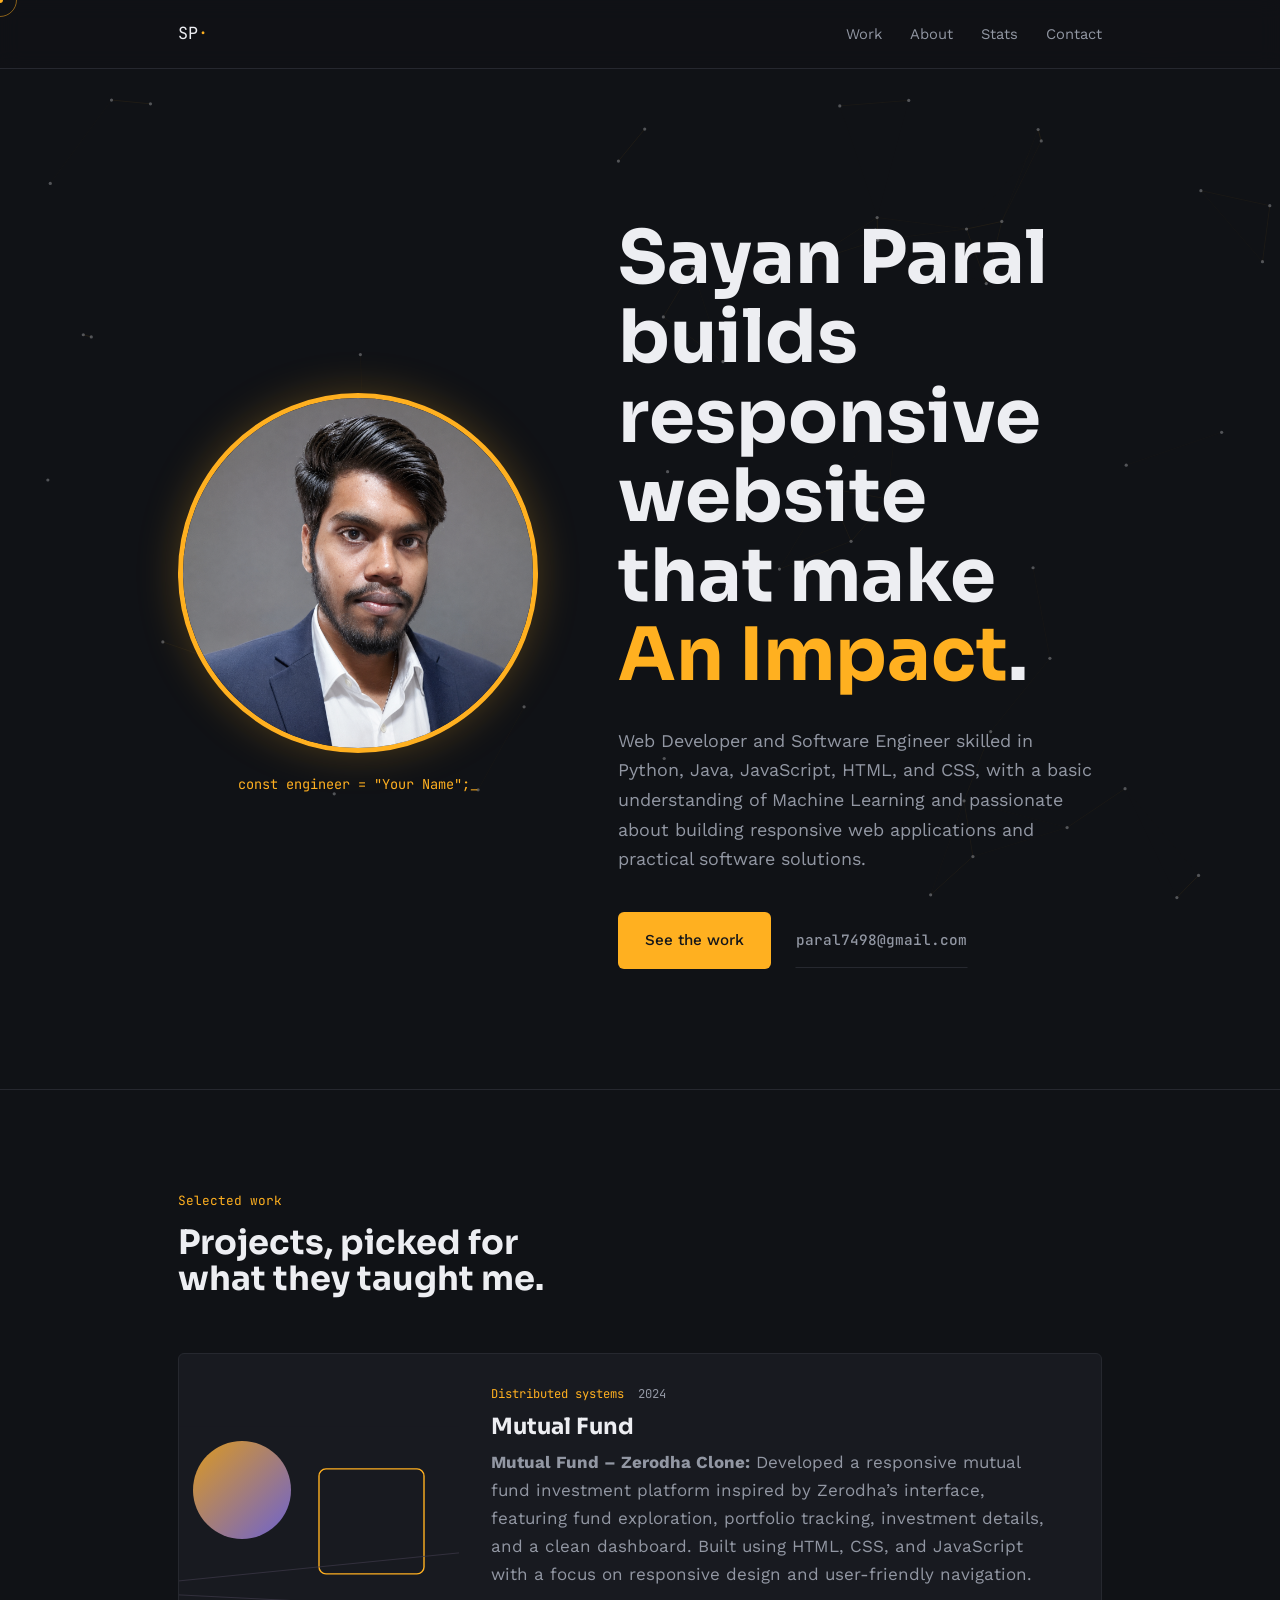
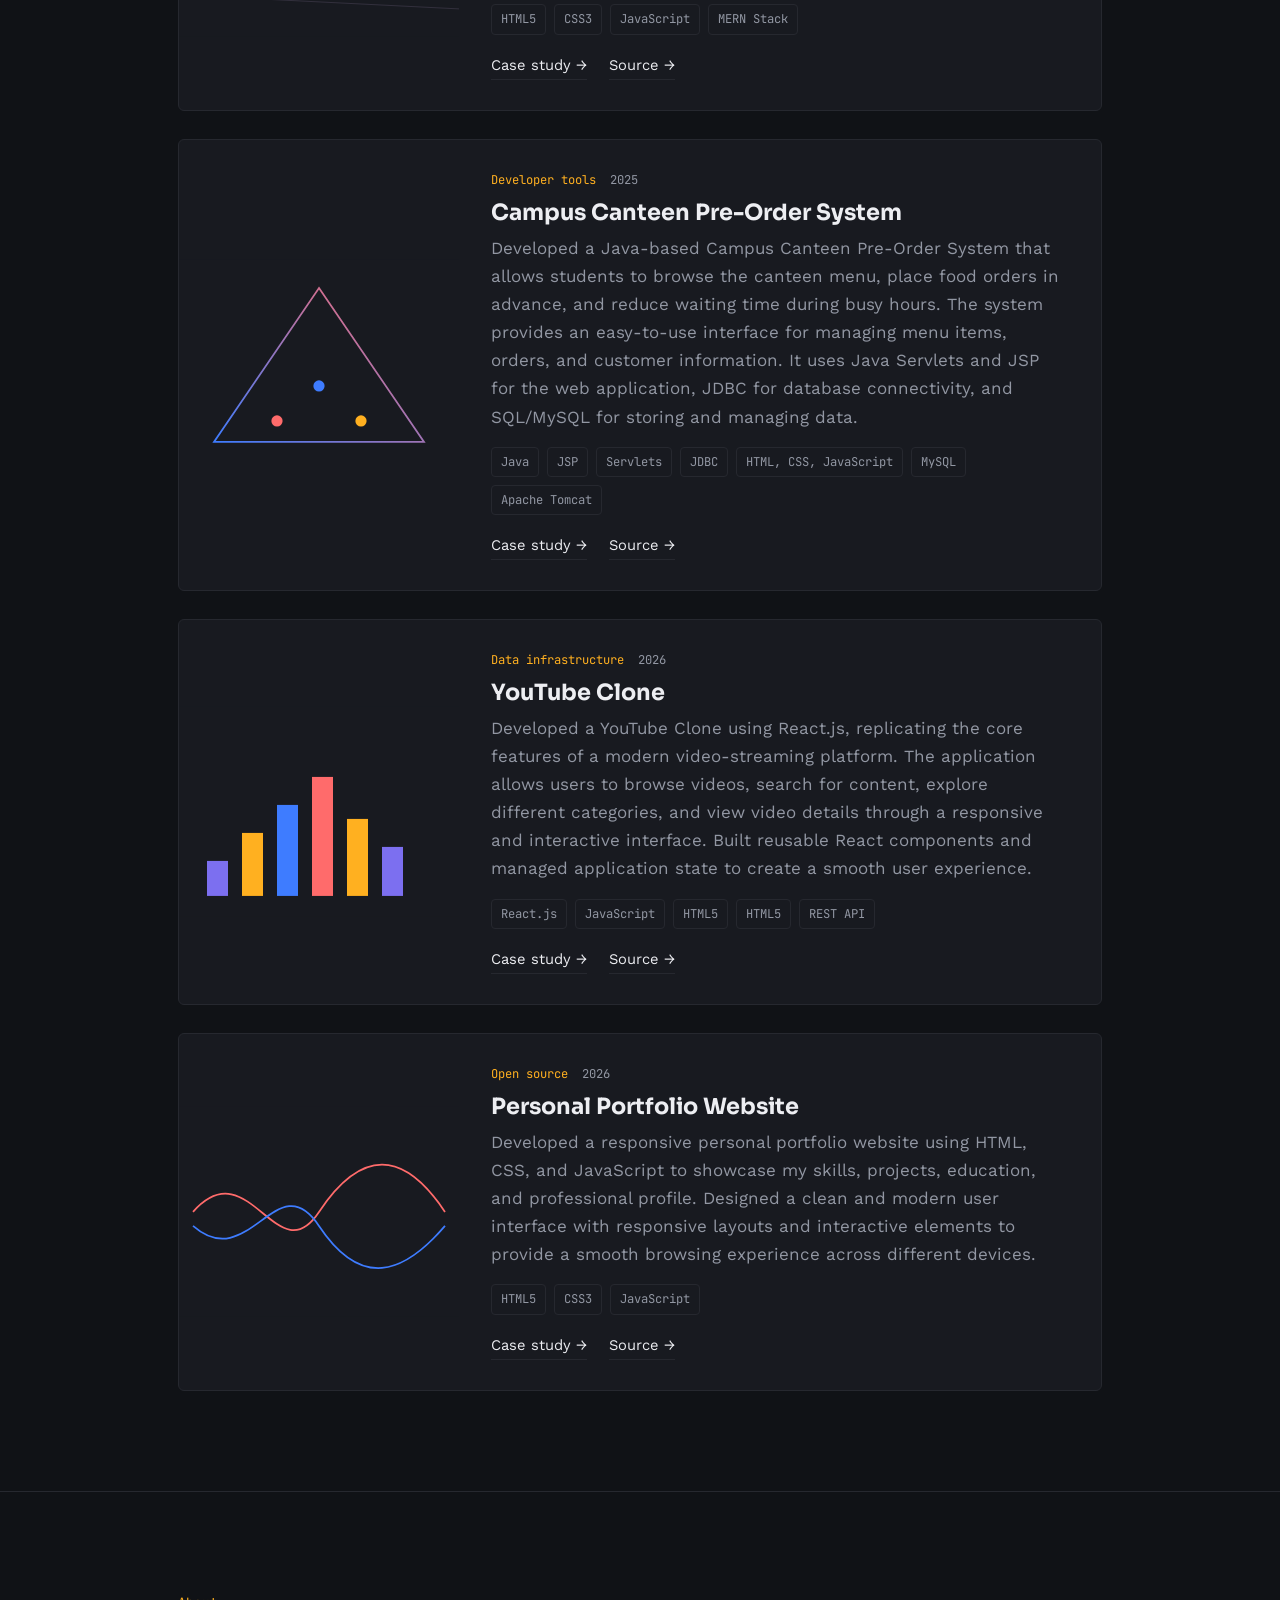
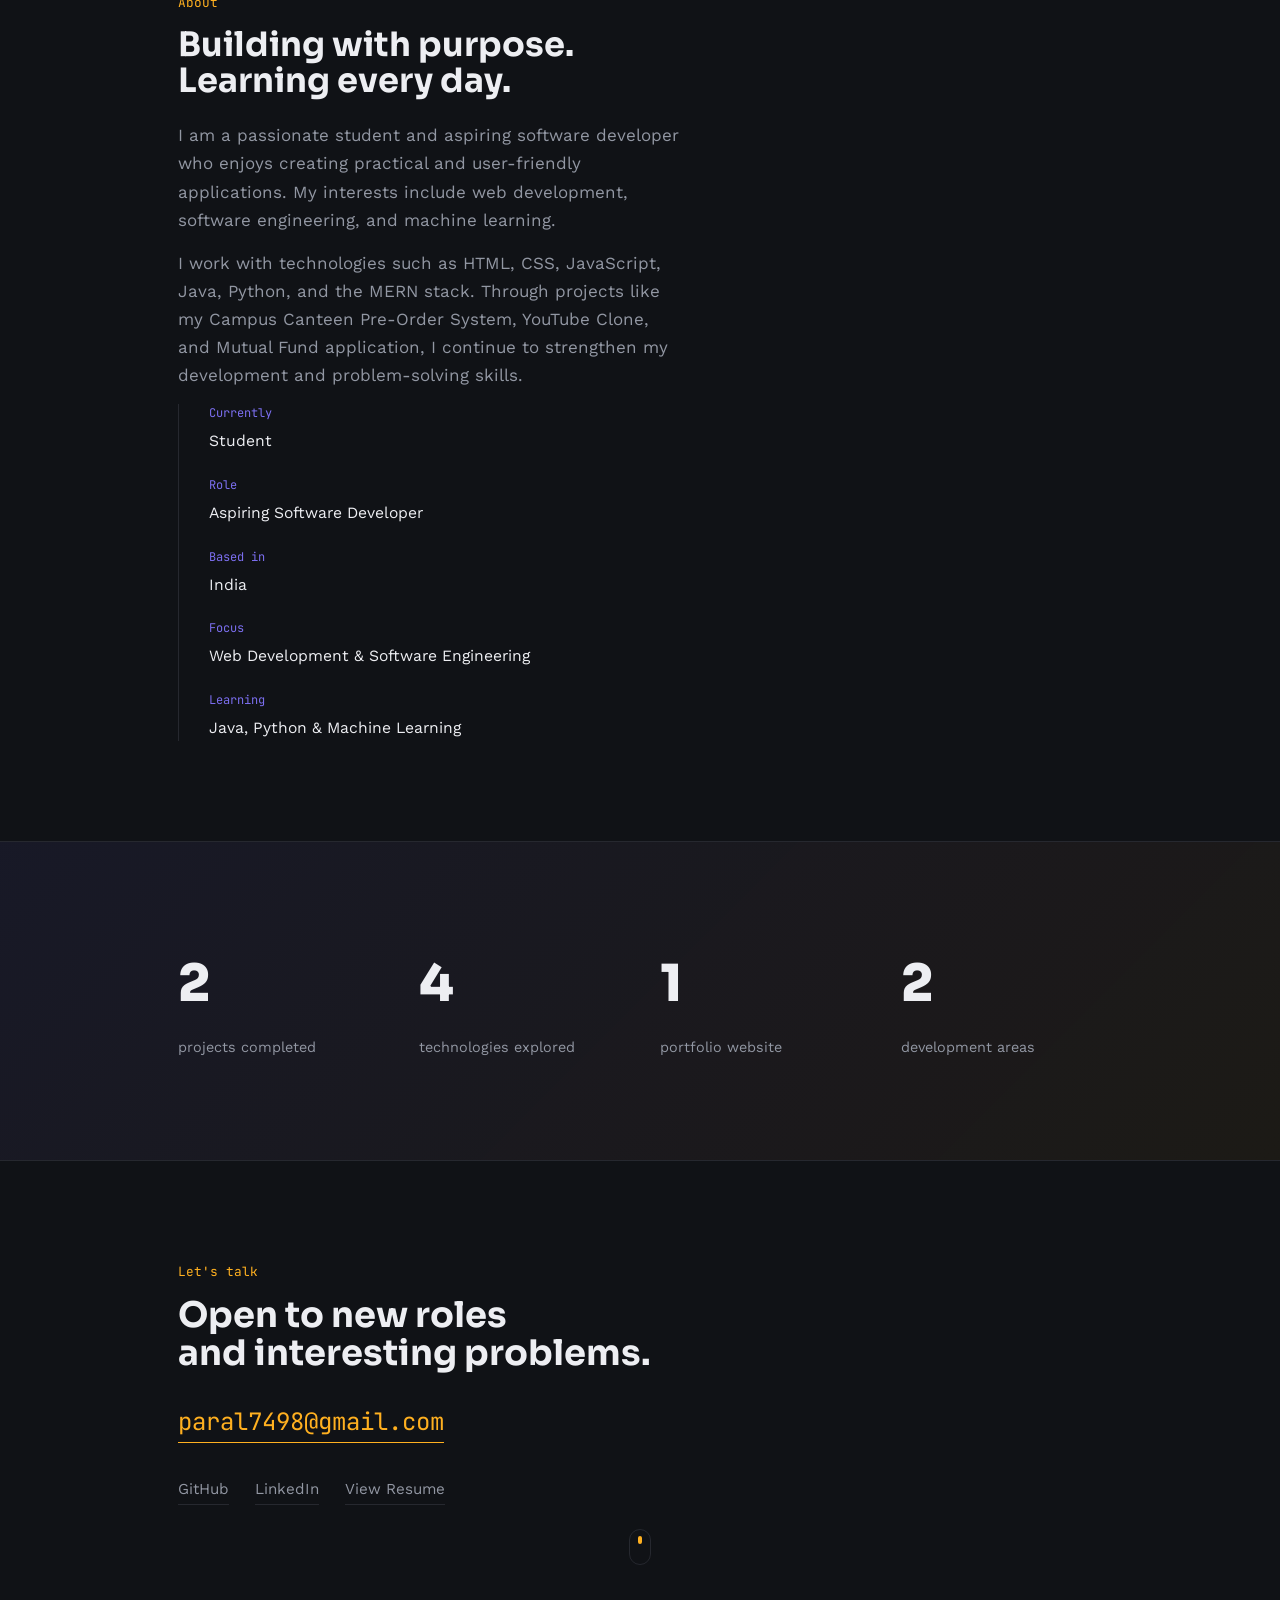
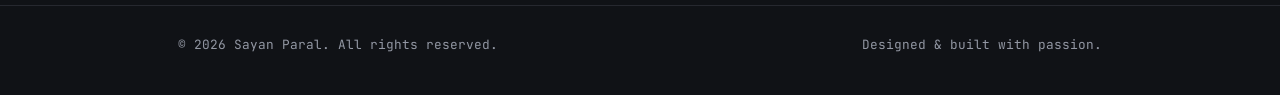
<file: index.html>
<!DOCTYPE html>
<html lang="en">
<head>
<meta charset="UTF-8">
<meta name="viewport" content="width=device-width, initial-scale=1.0">
<title>SAYAN PARAL — Software Engineer & Web Devoloper</title>
<meta name="description" content="Portfolio of Your Name, software engineer.">
<link href="./favicon.png" rel="icon">
<link href="./favicon.png" rel="apple-touch-icon">
<link rel="preconnect" href="https://fonts.googleapis.com">
<link rel="preconnect" href="https://fonts.gstatic.com" crossorigin>
<link href="https://fonts.googleapis.com/css2?family=Sora:wght@400;500;600;700;800&family=Work+Sans:wght@400;500&family=JetBrains+Mono:wght@400;500&display=swap" rel="stylesheet">
<link rel="stylesheet" href="style.css">
</head>
<body>

<canvas id="net" aria-hidden="true"></canvas>
<div class="cursor-dot" id="cursor-dot" aria-hidden="true"></div>
<div class="cursor-ring" id="cursor-ring" aria-hidden="true"></div>

<header class="site-header">
  <div class="wrap header-inner">
    <a href="#top" class="mark">SP<span class="mark-dot">·</span></a>
    <nav class="main-nav" id="main-nav">
      <a href="#work" data-hover>Work</a>
      <a href="#about" data-hover>About</a>
      <a href="#stats" data-hover>Stats</a>
      <a href="#contact" data-hover>Contact</a>
    </nav>
    <button class="nav-toggle" id="nav-toggle" aria-label="Toggle navigation" aria-expanded="false">
      <span></span><span></span><span></span>
    </button>
  </div>
</header>

<main id="top">

  <section class="hero">
    <div class="wrap hero-content">

      <div class="hero-left">
        <div class="profile-photo">
          <img src="profile.png" alt="Sayan Paral">
        </div>
        <p class="hero-tag reveal-up"><span class="typed" id="typed"></span><span class="caret">_</span></p>
      </div>

      <div class="hero-text">
        <h1 class="hero-title">
          <span class="line reveal-up" style="--d:0">Sayan Paral builds</span>
          <span class="line reveal-up" style="--d:1">responsive website</span>
          <span class="line reveal-up" style="--d:2">that make  <em>An Impact</em>.</span>
        </h1>
        <p class="hero-sub reveal-up" style="--d:3">
          Web Developer and Software Engineer skilled in Python, Java, JavaScript, HTML, and CSS, with a basic understanding of Machine Learning and passionate about building responsive web applications and practical software solutions.
        </p>
        <div class="hero-actions reveal-up" style="--d:4">
          <a href="#work" class="btn btn-primary" data-magnetic>See the work</a>
          <a href="mailto:you@example.com" class="btn btn-ghost" data-magnetic>paral7498@gmail.com</a>
        </div>
      </div>

    </div>

    <div class="scroll-cue" aria-hidden="true"><span></span></div>
  </section>

  <section id="work" class="section">
    <div class="wrap">
      <div class="section-head reveal-up">
        <p class="eyebrow">Selected work</p>
        <h2>Projects, picked for<br>what they taught me.</h2>
      </div>

      <div class="project-list">

        <article class="project reveal-up" data-tilt>
          <div class="project-media" data-pattern="1">
            <svg viewBox="0 0 400 300" class="pattern-svg" aria-hidden="true">
              <defs>
                <linearGradient id="g1" x1="0" y1="0" x2="1" y2="1">
                  <stop offset="0%" stop-color="#FFB020"/>
                  <stop offset="100%" stop-color="#7C6FF0"/>
                </linearGradient>
              </defs>
              <rect width="400" height="300" fill="#181A20"/>
              <circle cx="90" cy="90" r="70" fill="url(#g1)" opacity="0.85" class="p-shape p-shape-a"/>
              <rect x="200" y="60" width="150" height="150" rx="10" fill="none" stroke="#FFB020" stroke-width="2" class="p-shape p-shape-b"/>
              <line x1="0" y1="220" x2="400" y2="180" stroke="#3E3A4A" stroke-width="1" class="p-shape p-shape-c"/>
              <line x1="0" y1="240" x2="400" y2="260" stroke="#3E3A4A" stroke-width="1" class="p-shape p-shape-c"/>
            </svg>
          </div>
          <div class="project-body">
            <div class="project-meta">
              <span class="project-tag">Distributed systems</span>
              <span class="project-year">2024</span>
            </div>
            <h3>Mutual Fund</h3>
            <p><b>Mutual Fund – Zerodha Clone:</b> Developed a responsive mutual fund investment platform inspired by Zerodha’s interface, featuring fund exploration, portfolio tracking, investment details, and a clean dashboard. Built using HTML, CSS, and JavaScript with a focus on responsive design and user-friendly navigation.
</p>
            <ul class="project-stack">
              <li>HTML5</li><li>CSS3</li><li>JavaScript</li><li>MERN Stack</li>
            </ul>
            <div class="project-links">
              <a href="#" data-hover>Case study →</a>
              <a href="#" data-hover>Source →</a>
            </div>
          </div>
        </article>

        <article class="project reveal-up" data-tilt>
          <div class="project-media" data-pattern="2">
            <svg viewBox="0 0 400 300" class="pattern-svg" aria-hidden="true">
              <defs>
                <linearGradient id="g2" x1="0" y1="1" x2="1" y2="0">
                  <stop offset="0%" stop-color="#3E7CFF"/>
                  <stop offset="100%" stop-color="#FF6B6B"/>
                </linearGradient>
              </defs>
              <rect width="400" height="300" fill="#181A20"/>
              <polygon points="200,40 350,260 50,260" fill="none" stroke="url(#g2)" stroke-width="2.5" class="p-shape p-shape-a"/>
              <circle cx="200" cy="180" r="8" fill="#3E7CFF" class="p-shape p-shape-b"/>
              <circle cx="140" cy="230" r="8" fill="#FF6B6B" class="p-shape p-shape-c"/>
              <circle cx="260" cy="230" r="8" fill="#FFB020" class="p-shape p-shape-d"/>
            </svg>
          </div>
          <div class="project-body">
            <div class="project-meta">
              <span class="project-tag">Developer tools</span>
              <span class="project-year">2025</span>
            </div>
            <h3>Campus Canteen Pre-Order System</h3>
            <p>Developed a Java-based Campus Canteen Pre-Order System that allows students to browse the canteen menu, place food orders in advance, and reduce waiting time during busy hours. The system provides an easy-to-use interface for managing menu items, orders, and customer information. It uses Java Servlets and JSP for the web application, JDBC for database connectivity, and SQL/MySQL for storing and managing data.</p>
            <ul class="project-stack">
              <li>Java</li><li>JSP</li><li>Servlets</li><li>JDBC</li><li>HTML, CSS, JavaScript</li><li>MySQL</li><li>Apache Tomcat</li>
            </ul>
            <div class="project-links">
              <a href="#" data-hover>Case study →</a>
              <a href="#" data-hover>Source →</a>
            </div>
          </div>
        </article>

        <article class="project reveal-up" data-tilt>
          <div class="project-media" data-pattern="3">
            <svg viewBox="0 0 400 300" class="pattern-svg" aria-hidden="true">
              <rect width="400" height="300" fill="#181A20"/>
              <g class="p-shape p-shape-a">
                <rect x="40" y="220" width="30" height="50" fill="#7C6FF0"/>
                <rect x="90" y="180" width="30" height="90" fill="#FFB020"/>
                <rect x="140" y="140" width="30" height="130" fill="#3E7CFF"/>
                <rect x="190" y="100" width="30" height="170" fill="#FF6B6B"/>
                <rect x="240" y="160" width="30" height="110" fill="#FFB020"/>
                <rect x="290" y="200" width="30" height="70" fill="#7C6FF0"/>
              </g>
            </svg>
          </div>
          <div class="project-body">
            <div class="project-meta">
              <span class="project-tag">Data infrastructure</span>
              <span class="project-year">2026</span>
            </div>
            <h3>YouTube Clone</h3>
            <p>Developed a YouTube Clone using React.js, replicating the core features of a modern video-streaming platform. The application allows users to browse videos, search for content, explore different categories, and view video details through a responsive and interactive interface. Built reusable React components and managed application state to create a smooth user experience.</p>
            <ul class="project-stack">
              <li>React.js</li><li>JavaScript</li><li>HTML5</li><li>HTML5</li><li>REST API</li>
            </ul>
            <div class="project-links">
              <a href="#" data-hover>Case study →</a>
              <a href="#" data-hover>Source →</a>
            </div>
          </div>
        </article>

        <article class="project reveal-up" data-tilt>
          <div class="project-media" data-pattern="4">
            <svg viewBox="0 0 400 300" class="pattern-svg" aria-hidden="true">
              <rect width="400" height="300" fill="#181A20"/>
              <path d="M20,150 C100,60 140,240 200,150 S320,60 380,150" fill="none" stroke="#FF6B6B" stroke-width="2.5" class="p-shape p-shape-a"/>
              <path d="M20,170 C100,240 140,80 200,170 S320,240 380,170" fill="none" stroke="#3E7CFF" stroke-width="2.5" class="p-shape p-shape-b"/>
            </svg>
          </div>
          <div class="project-body">
            <div class="project-meta">
              <span class="project-tag">Open source</span>
              <span class="project-year">2026</span>
            </div>
            <h3>Personal Portfolio Website</h3>
            <p>Developed a responsive personal portfolio website using HTML, CSS, and JavaScript to showcase my skills, projects, education, and professional profile. Designed a clean and modern user interface with responsive layouts and interactive elements to provide a smooth browsing experience across different devices.</p>
            <ul class="project-stack">
              <li>HTML5</li><li>CSS3</li><li>JavaScript
</li>
            </ul>
            <div class="project-links">
              <a href="#" data-hover>Case study →</a>
              <a href="#" data-hover>Source →</a>
            </div>
          </div>
        </article>

      </div>
    </div>
  </section>

  <section id="about" class="section section-about">
    <div class="wrap about-grid">
      <div class="about-copy reveal-up">
        <p class="eyebrow">About</p>
        <h2>Building with purpose.<br>Learning every day.</h2>
        <p>
          I am a passionate student and aspiring software developer who enjoys
          creating practical and user-friendly applications. My interests include
          web development, software engineering, and machine learning.
        </p>
        <p>
          I work with technologies such as HTML, CSS, JavaScript, Java, Python,
          and the MERN stack. Through projects like my Campus Canteen Pre-Order
          System, YouTube Clone, and Mutual Fund application, I continue to
          strengthen my development and problem-solving skills.
        </p>
      <div class="about-facts reveal-up">

    <div class="fact">
        <span class="fact-label">Currently</span>
        <span class="fact-value">Student</span>
    </div>

    <div class="fact">
        <span class="fact-label">Role</span>
        <span class="fact-value">Aspiring Software Developer</span>
    </div>

    <div class="fact">
        <span class="fact-label">Based in</span>
        <span class="fact-value">India</span>
    </div>

    <div class="fact">
        <span class="fact-label">Focus</span>
        <span class="fact-value">Web Development & Software Engineering</span>
    </div>

    <div class="fact">
        <span class="fact-label">Learning</span>
        <span class="fact-value">Java, Python & Machine Learning</span>
    </div>

</div>
  </section>

  <section id="stats" class="section section-stats">
    <div class="wrap stats-grid">

        <div class="stat reveal-up">
            <span class="stat-num" data-count="3">0</span>
            <span class="stat-label">projects completed</span>
        </div>

        <div class="stat reveal-up">
            <span class="stat-num" data-count="5">0</span>
            <span class="stat-label">technologies explored</span>
        </div>

        <div class="stat reveal-up">
            <span class="stat-num" data-count="1">0</span>
            <span class="stat-label">portfolio website</span>
        </div>

        <div class="stat reveal-up">
            <span class="stat-num" data-count="3">0</span>
            <span class="stat-label">development areas</span>
        </div>

    </div>
  </section>

  <section id="contact" class="section section-contact">
    <div class="wrap">
      <p class="eyebrow reveal-up">Let's talk</p>
      <h2 class="reveal-up">Open to new roles<br>and interesting problems.</h2>
      <a href="mailto:you@example.com" class="contact-email reveal-up" data-magnetic>paral7498@gmail.com</a>
      <div class="contact-links reveal-up">
        <a href="https://github.com/Sayanme-crypto" data-hover>GitHub</a>
        <a href="https://www.linkedin.com/in/sayan-paral-2854a3326/" data-hover>LinkedIn</a>
        <a href="Resume_Sayan.pdf" target="_blank" rel="noopener noreferrer">View Resume
        </a>
      </div>
    </div>
  </section>

</main>

<footer class="site-footer">
  <div class="wrap footer-inner">
    <span>© <span id="year"></span> Sayan Paral. All rights reserved.</span>
    <span>Designed & built with passion.</span>
  </div>
</footer>

<script src="script.js"></script>
</body>
</html>
</file>
<file: style.css>
/* ---------------------------------------------
   Tokens
--------------------------------------------- */
:root {
  --bg: #101216;
  --bg-alt: #15171D;
  --surface: #181A20;
  --ink: #EDEEF2;
  --ink-soft: #9297A3;
  --amber: #FFB020;
  --violet: #7C6FF0;
  --line: #26282F;

  --font-display: 'Sora', sans-serif;
  --font-body: 'Work Sans', sans-serif;
  --font-mono: 'JetBrains Mono', monospace;

  --max-w: 980px;
  --radius: 6px;
}

* { box-sizing: border-box; }
html { scroll-behavior: smooth; }

@media (prefers-reduced-motion: reduce) {
  html { scroll-behavior: auto; }
  *, .reveal-up { animation: none !important; transition: none !important; opacity: 1 !important; transform: none !important; }
  #net { display: none; }
}

body {
  margin: 0;
  background: var(--bg);
  color: var(--ink);
  font-family: var(--font-body);
  font-size: 17px;
  line-height: 1.65;
  -webkit-font-smoothing: antialiased;
  cursor: none;
}

@media (hover: none) {
  body { cursor: auto; }
  .cursor-dot, .cursor-ring { display: none; }
}

.wrap { max-width: var(--max-w); margin: 0 auto; padding: 0 28px; }
a { color: inherit; text-decoration: none; }
h1, h2, h3 { font-family: var(--font-display); font-weight: 700; line-height: 1.08; margin: 0; }
p { margin: 0 0 0.9em; color: var(--ink-soft); }
p:last-child { margin-bottom: 0; }
em { color: var(--amber); font-style: normal; }

/* ---------------------------------------------
   Canvas network background
--------------------------------------------- */
#net {
  position: fixed;
  inset: 0;
  z-index: 0;
  opacity: 0.55;
}

header, main, footer { position: relative; z-index: 1; }

/* ---------------------------------------------
   Custom cursor
--------------------------------------------- */
.cursor-dot, .cursor-ring {
  position: fixed;
  top: 0; left: 0;
  pointer-events: none;
  z-index: 999;
  border-radius: 50%;
  transform: translate(-50%, -50%);
}
.cursor-dot {
  width: 6px; height: 6px;
  background: var(--amber);
  transition: transform 0.1s ease;
}
.cursor-ring {
  width: 34px; height: 34px;
  border: 1px solid rgba(255,176,32,0.5);
  transition: transform 0.18s ease, width 0.2s ease, height 0.2s ease, border-color 0.2s ease;
}
.cursor-ring.active {
  width: 54px; height: 54px;
  border-color: var(--violet);
}

/* ---------------------------------------------
   Header
--------------------------------------------- */
.site-header {
  position: sticky;
  top: 0;
  z-index: 10;
  background: rgba(16, 18, 22, 0.75);
  backdrop-filter: blur(10px);
  border-bottom: 1px solid var(--line);
}
.header-inner { display: flex; align-items: center; justify-content: space-between; height: 68px; }
.mark { font-family: var(--font-mono); font-size: 1.05rem; }
.mark-dot { color: var(--amber); }
.main-nav { display: flex; gap: 28px; }
.main-nav a { font-size: 0.92rem; color: var(--ink-soft); position: relative; padding: 6px 0; }
.main-nav a::after {
  content: ''; position: absolute; left: 0; right: 100%; bottom: 0;
  height: 1px; background: var(--amber); transition: right 0.25s ease;
}
.main-nav a:hover, .main-nav a:focus-visible { color: var(--ink); }
.main-nav a:hover::after, .main-nav a:focus-visible::after { right: 0; }

.nav-toggle { display: none; flex-direction: column; gap: 5px; background: none; border: none; cursor: pointer; padding: 8px; }
.nav-toggle span { width: 22px; height: 2px; background: var(--ink); display: block; }

a:focus-visible, button:focus-visible { outline: 2px solid var(--amber); outline-offset: 3px; }

/* ---------------------------------------------
   Hero
--------------------------------------------- */
.hero { padding: 150px 0 120px; min-height: 88vh; display: flex; align-items: center; }
.hero .wrap { width: 100%; }

/* photo + text side by side */
.hero-content {
  display: flex;
  align-items: center;
  justify-content: space-between;
  gap: 80px;
}

/* left side: photo on top, tag underneath */
.hero-left {
  display: flex;
  flex-direction: column;
  align-items: center;
  gap: 20px;
  flex-shrink: 0;
}

.profile-photo {
  width: 360px;
  height: 360px;
  flex-shrink: 0;
}

.profile-photo img {
  width: 100%;
  height: 100%;
  object-fit: cover;
  border-radius: 50%;
  border: 5px solid var(--amber);
  box-shadow: 0 0 40px rgba(255, 176, 32, 0.25);
  display: block;
}

.hero-tag {
  font-family: var(--font-mono);
  font-size: 0.85rem;
  color: var(--amber);
  margin: 0;
  min-height: 1.2em;
}
.caret { animation: blink 1s step-end infinite; }
@keyframes blink { 50% { opacity: 0; } }

/* right side: headline, then description, then the two action tags */
.hero-text { min-width: 0; }

.hero-title { font-size: clamp(2.6rem, 6vw, 4.6rem); margin-bottom: 30px; }
.hero-title .line { display: block; }

.hero-sub { max-width: 48ch; font-size: 1.12rem; margin-bottom: 38px; }

.hero-actions { display: flex; align-items: center; gap: 24px; flex-wrap: wrap; }

.btn {
  display: inline-block;
  padding: 15px 26px;
  border-radius: var(--radius);
  font-size: 0.95rem;
  font-weight: 500;
  border: 1px solid transparent;
  transition: background 0.2s ease, color 0.2s ease, border-color 0.2s ease, transform 0.2s ease;
}
.btn-primary { background: var(--amber); color: #14161A; }
.btn-primary:hover { background: #ffc35c; }
.btn-ghost { font-family: var(--font-mono); font-size: 0.9rem; color: var(--ink-soft); border-bottom: 1px solid var(--line); border-radius: 0; padding: 15px 0; }
.btn-ghost:hover { color: var(--ink); border-color: var(--amber); }

.scroll-cue {
  position: absolute;
  bottom: 40px;
  left: 50%;
  transform: translateX(-50%);
  width: 22px;
  height: 36px;
  border: 1px solid var(--line);
  border-radius: 12px;
}
.scroll-cue span {
  display: block;
  width: 4px; height: 8px;
  background: var(--amber);
  border-radius: 2px;
  margin: 6px auto 0;
  animation: scrollcue 1.8s ease infinite;
}
@keyframes scrollcue {
  0% { transform: translateY(0); opacity: 1; }
  70% { transform: translateY(12px); opacity: 0; }
  100% { opacity: 0; }
}

/* ---------------------------------------------
   Reveal-on-scroll
--------------------------------------------- */
.reveal-up {
  opacity: 0;
  transform: translateY(24px);
  transition: opacity 0.7s ease, transform 0.7s ease;
  transition-delay: calc(var(--d, 0) * 0.09s);
}
.reveal-up.in { opacity: 1; transform: translateY(0); }

/* ---------------------------------------------
   Sections
--------------------------------------------- */
.section { padding: 100px 0; border-top: 1px solid var(--line); }
.section-alt { background: var(--bg-alt); }

.eyebrow {
  font-family: var(--font-mono);
  font-size: 0.8rem;
  color: var(--amber);
  margin: 0 0 14px;
}

.section-head { margin-bottom: 56px; max-width: 40ch; }
.section-head h2 { font-size: 2.1rem; }

/* ---------------------------------------------
   Projects
--------------------------------------------- */
.project-list { display: flex; flex-direction: column; gap: 28px; }

.project {
  display: grid;
  grid-template-columns: 280px 1fr;
  gap: 32px;
  background: var(--surface);
  border: 1px solid var(--line);
  border-radius: var(--radius);
  overflow: hidden;
  transition: border-color 0.25s ease, transform 0.25s ease;
  will-change: transform;
}
.project:hover { border-color: #3a3d47; }

.project-media {
  position: relative;
  overflow: hidden;
  min-height: 220px;
}
.pattern-svg { width: 100%; height: 100%; display: block; }
.p-shape { transition: transform 0.6s cubic-bezier(0.2, 0.8, 0.2, 1); transform-origin: center; }
.project:hover .p-shape-a { transform: scale(1.08) rotate(-4deg); }
.project:hover .p-shape-b { transform: scale(1.05) rotate(3deg); }
.project:hover .p-shape-c { transform: translateX(6px); }
.project:hover .p-shape-d { transform: scale(1.15); }

.project-body { padding: 30px 30px 30px 0; display: flex; flex-direction: column; justify-content: center; }

.project-meta { display: flex; gap: 14px; align-items: center; margin-bottom: 10px; }
.project-tag { font-family: var(--font-mono); font-size: 0.76rem; color: var(--amber); }
.project-year { font-family: var(--font-mono); font-size: 0.76rem; color: var(--ink-soft); }

.project h3 { font-size: 1.4rem; margin-bottom: 10px; color: var(--ink); }
.project p { max-width: 52ch; margin-bottom: 16px; }

.project-stack { list-style: none; display: flex; flex-wrap: wrap; gap: 8px; padding: 0; margin: 0 0 18px; }
.project-stack li {
  font-family: var(--font-mono); font-size: 0.76rem; color: var(--ink-soft);
  border: 1px solid var(--line); border-radius: 4px; padding: 4px 9px;
}

.project-links { display: flex; gap: 22px; }
.project-links a { font-size: 0.92rem; color: var(--ink); border-bottom: 1px solid var(--line); padding-bottom: 2px; transition: border-color 0.2s ease, color 0.2s ease; }
.project-links a:hover { color: var(--amber); border-color: var(--amber); }

/* ---------------------------------------------
   About
--------------------------------------------- */
.about-grid { display: grid; grid-template-columns: 1.4fr 1fr; gap: 60px; }
.about-copy h2 { font-size: 2.1rem; margin-bottom: 22px; }
.about-copy p { max-width: 54ch; }

.about-facts { display: flex; flex-direction: column; gap: 22px; border-left: 1px solid var(--line); padding-left: 30px; }
.fact { display: flex; flex-direction: column; gap: 4px; }
.fact-label { font-family: var(--font-mono); font-size: 0.75rem; color: var(--violet); }
.fact-value { font-size: 0.98rem; color: var(--ink); }

/* ---------------------------------------------
   Stats
--------------------------------------------- */
.section-stats { background: linear-gradient(135deg, rgba(124,111,240,0.08), rgba(255,176,32,0.05)); }
.stats-grid { display: grid; grid-template-columns: repeat(4, 1fr); gap: 40px; text-align: left; }
.stat-num {
  display: block;
  font-family: var(--font-display);
  font-size: clamp(2.4rem, 4vw, 3.2rem);
  font-weight: 800;
  color: var(--ink);
  margin-bottom: 6px;
}
.stat-label { font-size: 0.9rem; color: var(--ink-soft); }

/* ---------------------------------------------
   Contact
--------------------------------------------- */
.section-contact h2 { font-size: 2.2rem; margin: 0 0 30px; }
.contact-email {
  font-family: var(--font-mono);
  font-size: 1.5rem;
  color: var(--amber);
  display: inline-block;
  margin-bottom: 34px;
  border-bottom: 1px solid var(--amber);
}
.contact-email:hover { color: var(--violet); border-color: var(--violet); }
.contact-links { display: flex; gap: 26px; }
.contact-links a { font-size: 0.95rem; color: var(--ink-soft); border-bottom: 1px solid var(--line); padding-bottom: 2px; }
.contact-links a:hover { color: var(--ink); border-color: var(--ink); }

/* ---------------------------------------------
   Footer
--------------------------------------------- */
.site-footer { border-top: 1px solid var(--line); padding: 28px 0 40px; }
.footer-inner { display: flex; justify-content: space-between; font-family: var(--font-mono); font-size: 0.8rem; color: var(--ink-soft); }

/* ---------------------------------------------
   Responsive
--------------------------------------------- */
@media (max-width: 850px) {
  .hero-content {
    flex-direction: column;
    text-align: center;
    gap: 40px;
  }

  .profile-photo {
    width: 280px;
    height: 280px;
  }
}

@media (max-width: 760px) {
  body { cursor: auto; }
  .cursor-dot, .cursor-ring { display: none; }

  .main-nav {
    position: absolute; top: 68px; left: 0; right: 0;
    background: var(--bg); border-bottom: 1px solid var(--line);
    flex-direction: column; padding: 16px 28px 24px; gap: 16px; display: none;
  }
  .main-nav.open { display: flex; }
  .nav-toggle { display: flex; }

  .hero { padding: 110px 0 80px; min-height: auto; }

  .wrap { padding: 0 20px; }

  .project { grid-template-columns: 1fr; }
  .project-media { min-height: 180px; }
  .project-body { padding: 24px; }

  .about-grid { grid-template-columns: 1fr; }
  .about-facts { border-left: none; border-top: 1px solid var(--line); padding-left: 0; padding-top: 26px; }

  .stats-grid { grid-template-columns: repeat(2, 1fr); gap: 32px; }

  .footer-inner { flex-direction: column; gap: 6px; }
}
</file>
